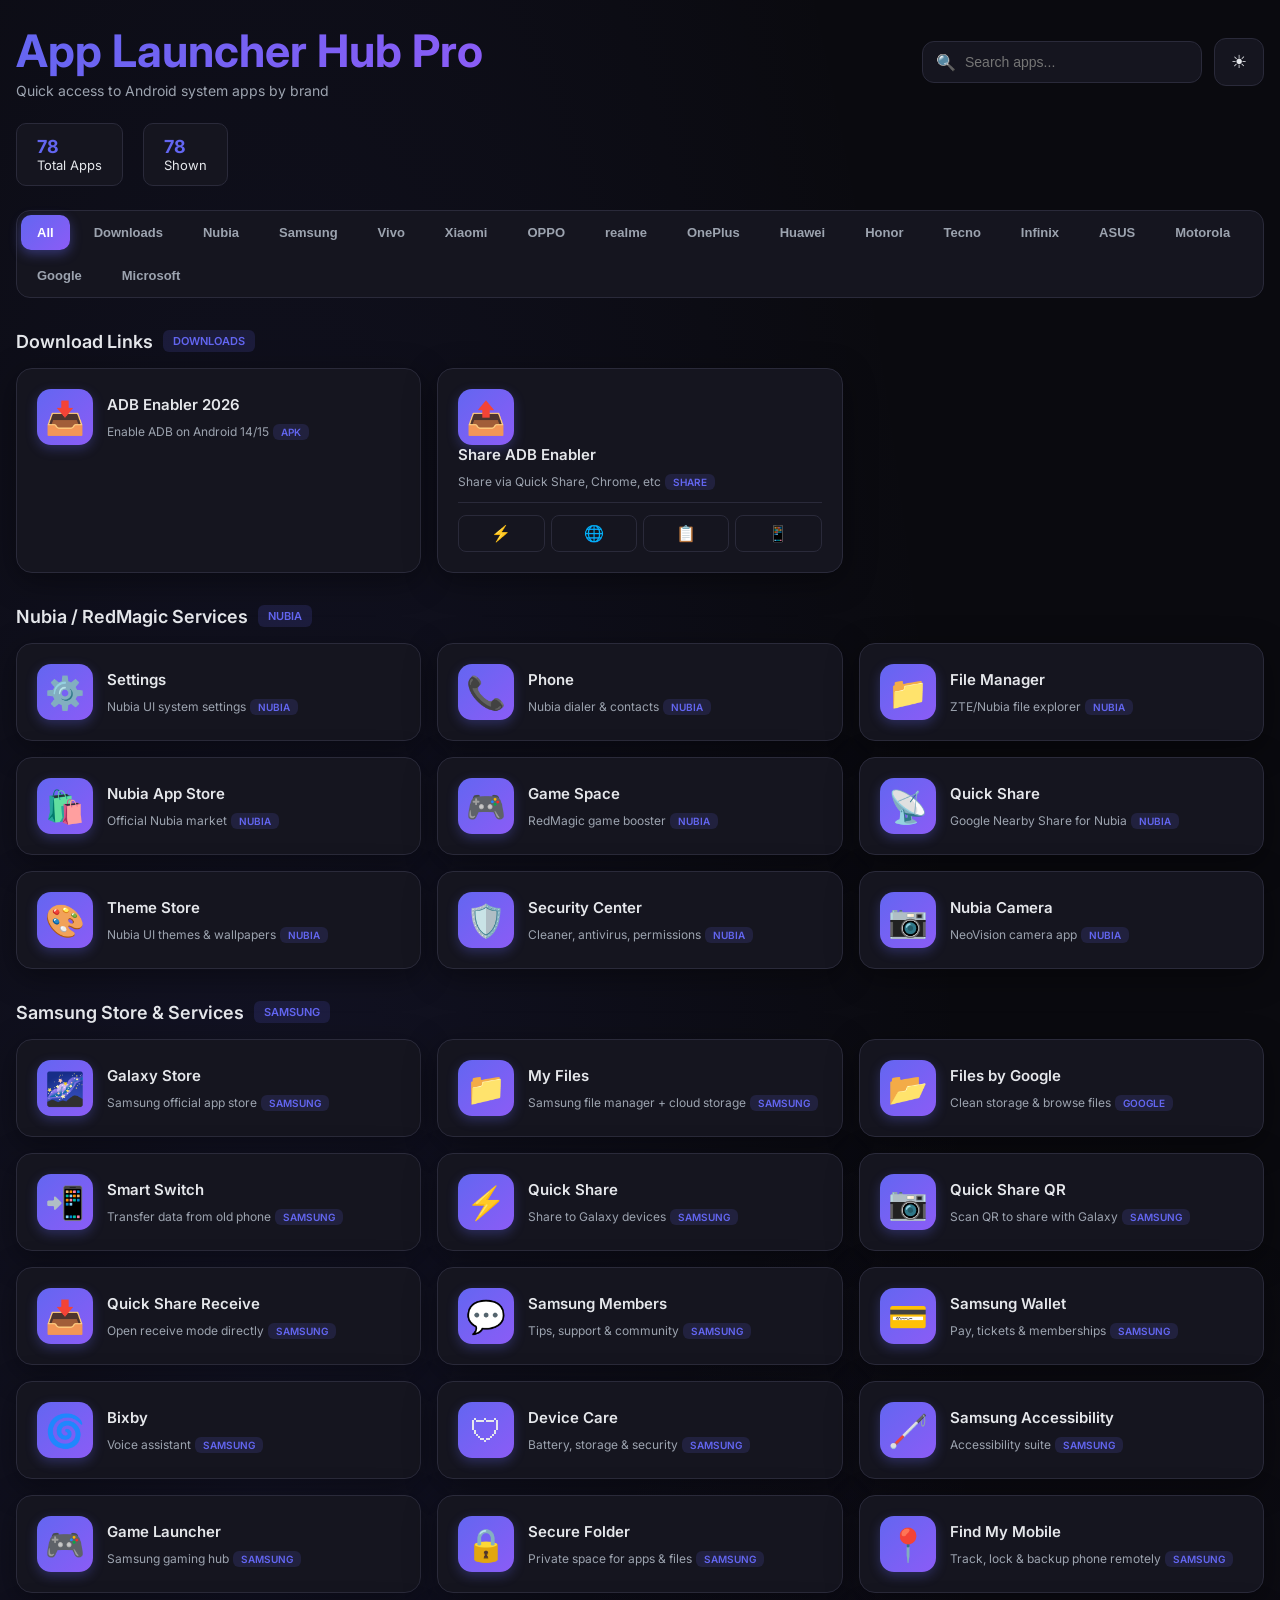
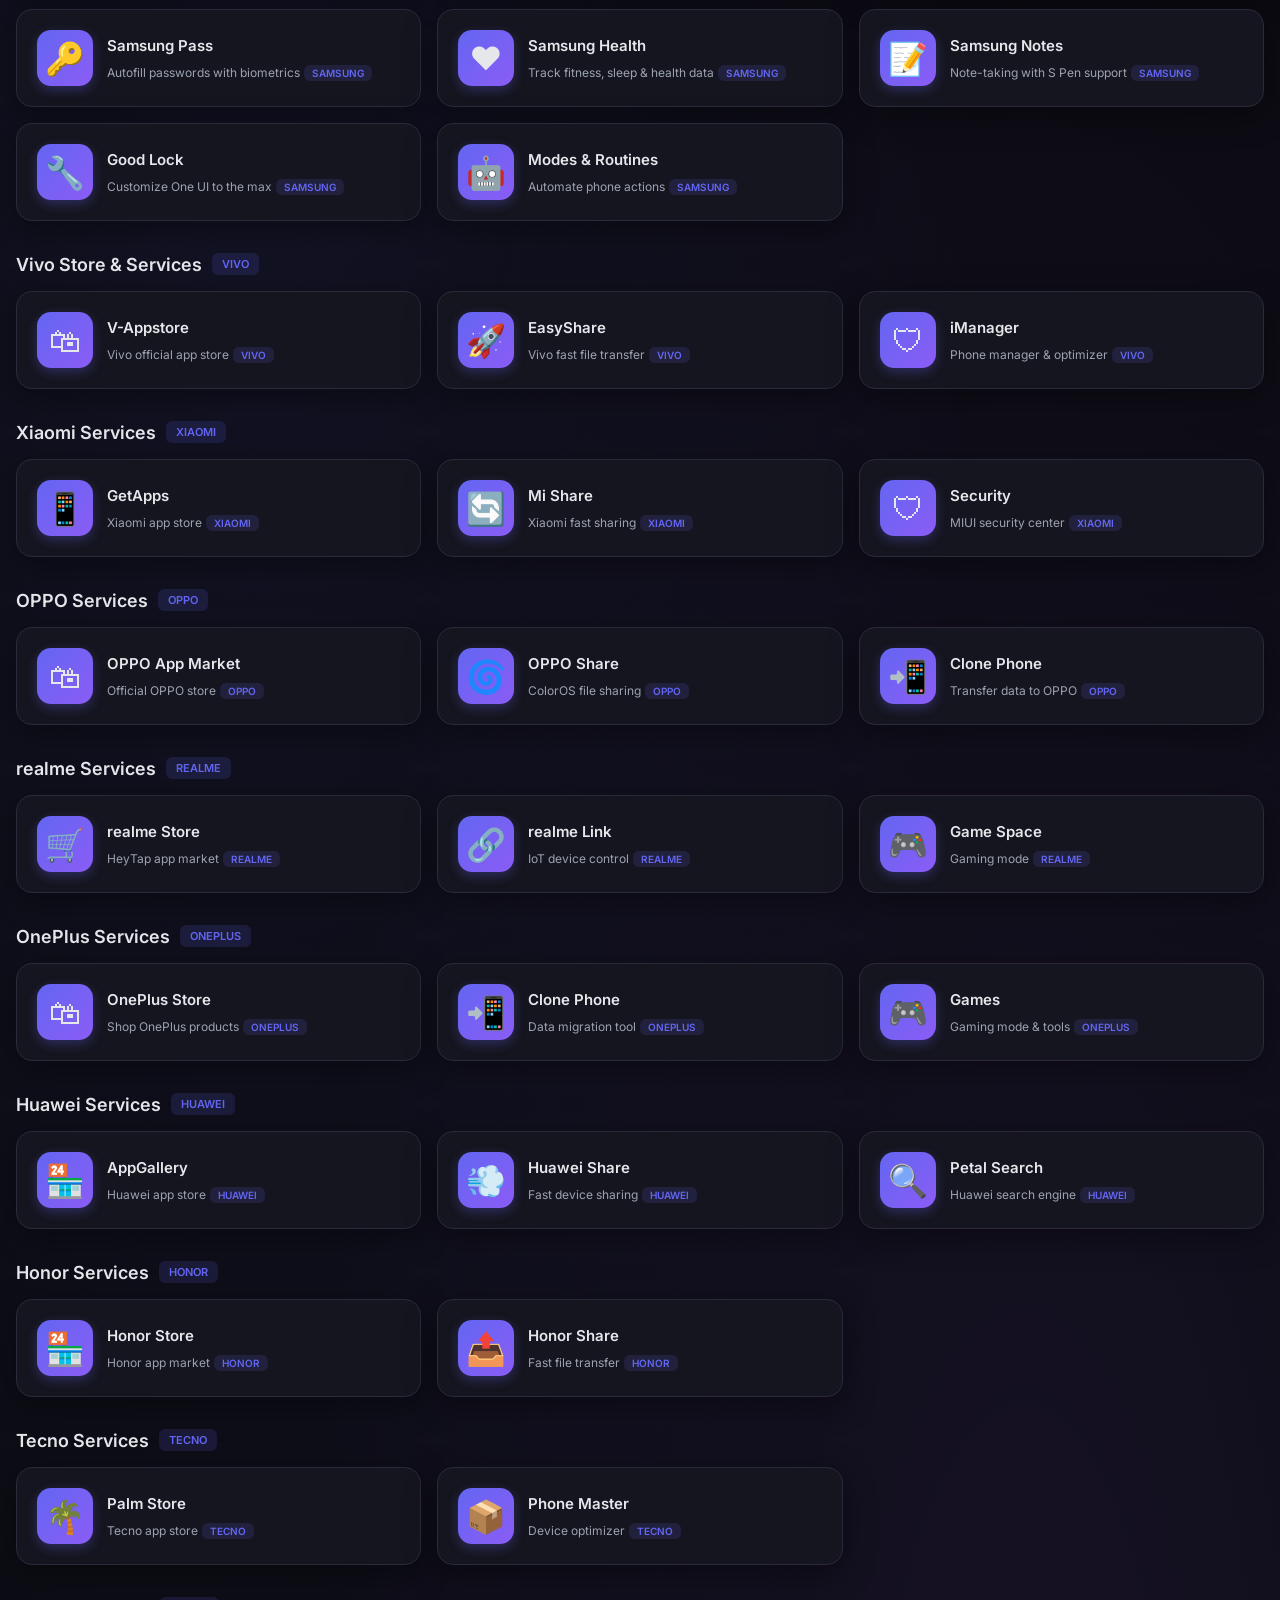
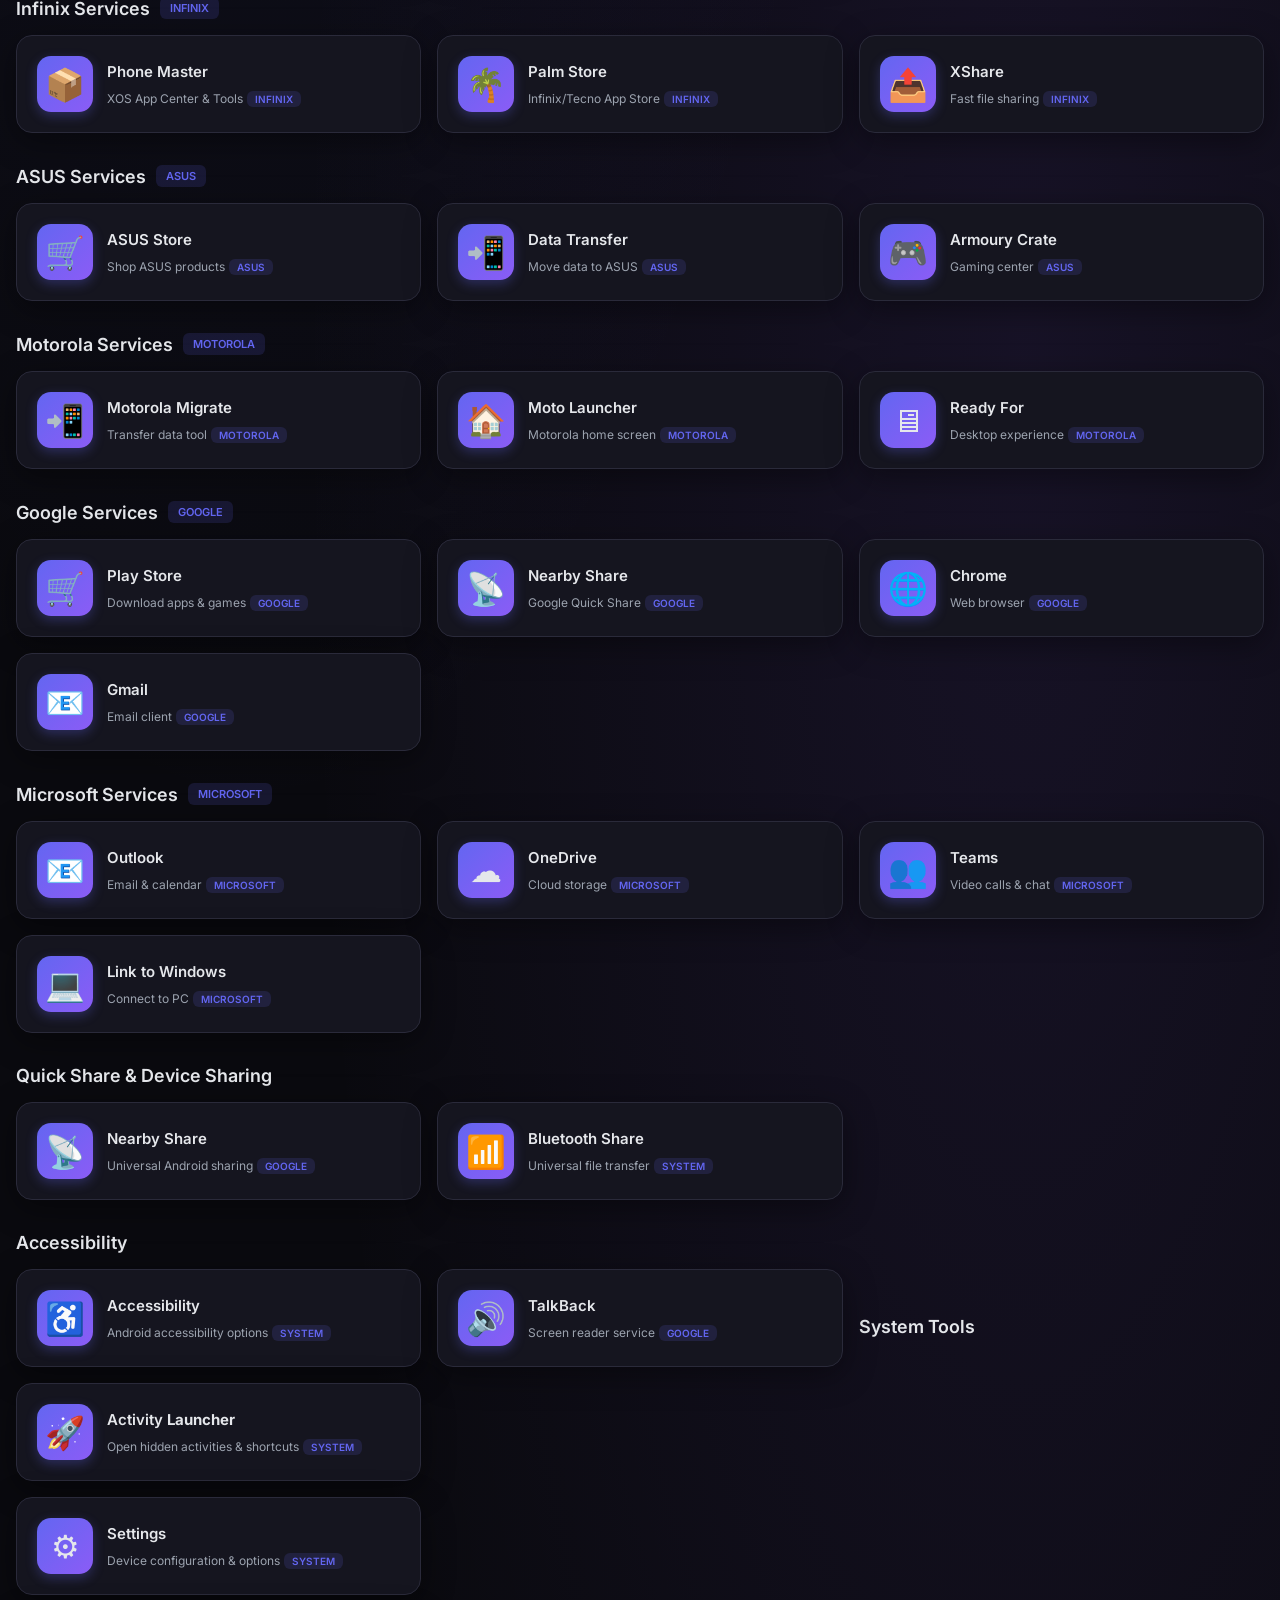
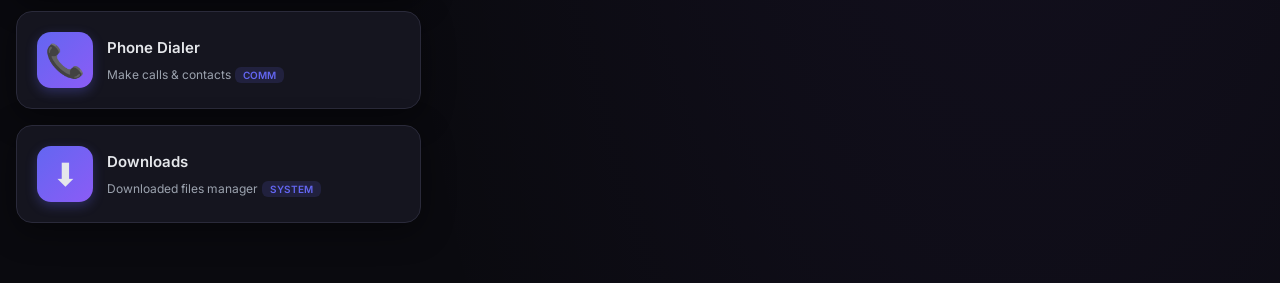
<file: index.html>
<!DOCTYPE html>
<html lang="en">
<head>
<meta charset="UTF-8">
<meta name="viewport" content="width=device-width, initial-scale=1.0">
<title>App Launcher Hub Pro</title>
<link href="https://fonts.googleapis.com/css2?family=Inter:wght@400;500;600;700&display=swap" rel="stylesheet">
<link rel="stylesheet" href="./style.css">
</head>
<body>
<div class="container">
  <header>
    <div class="title-group">
      <h1>App Launcher Hub Pro</h1>
      <p class="subtitle">Quick access to Android system apps by brand</p>
    </div>
    <div class="controls">
      <div class="search-wrapper">
        <span class="search-icon">🔍</span>
        <input type="text" id="search" placeholder="Search apps...">
      </div>
      <button class="theme-toggle" id="themeToggle">🌙</button>
    </div>
  </header>

  <div class="stats">
    <div class="stat">
      <strong id="totalApps">0</strong>
      Total Apps
    </div>
    <div class="stat">
      <strong id="visibleApps">0</strong>
      Shown
    </div>
  </div>

  <div class="brand-tabs">
    <button class="brand-tab active" data-brand="all">All</button>
    <button class="brand-tab" data-brand="downloads">Downloads</button>
    <button class="brand-tab" data-brand="nubia">Nubia</button>
    <button class="brand-tab" data-brand="samsung">Samsung</button>
    <button class="brand-tab" data-brand="vivo">Vivo</button>
    <button class="brand-tab" data-brand="xiaomi">Xiaomi</button>
    <button class="brand-tab" data-brand="oppo">OPPO</button>
    <button class="brand-tab" data-brand="realme">realme</button>
    <button class="brand-tab" data-brand="oneplus">OnePlus</button>
    <button class="brand-tab" data-brand="huawei">Huawei</button>
    <button class="brand-tab" data-brand="honor">Honor</button>
    <button class="brand-tab" data-brand="tecno">Tecno</button>
    <button class="brand-tab" data-brand="infinix">Infinix</button>
    <button class="brand-tab" data-brand="asus">ASUS</button>
    <button class="brand-tab" data-brand="motorola">Motorola</button>
    <button class="brand-tab" data-brand="google">Google</button>
    <button class="brand-tab" data-brand="microsoft">Microsoft</button>
  </div>

  <!-- DOWNLOADS SECTION -->
  <div class="brand-section" data-brand="downloads">
    <h2 class="section-title">Download Links <span class="section-badge">DOWNLOADS</span></h2>
    <div class="grid" id="downloadsGrid">
      <div class="app-card" data-name="adb enabler 2026 apk download">
        <a href="https://www.mediafire.com/file/n7kdr7wq1h5ior5/OctoAdbEnabler.apk/file" target="_blank" rel="noopener">
          <div class="icon">📥</div>
          <div class="app-info">
            <span class="app-name">ADB Enabler 2026</span>
            <span class="app-desc">Enable ADB on Android 14/15</span>
            <span class="app-tag">APK</span>
          </div>
        </a>
      </div>
      <div class="app-card" data-name="share adb enabler 2026">
        <div class="icon">📤</div>
        <div class="app-info">
          <span class="app-name">Share ADB Enabler</span>
          <span class="app-desc">Share via Quick Share, Chrome, etc</span>
          <span class="app-tag">SHARE</span>
        </div>
        <div class="share-actions">
          <button class="share-btn" onclick="shareToQuickShare('https://www.mediafire.com/file/n7kdr7wq1h5ior5/OctoAdbEnabler.apk/file', 'ADB Enabler 2026')" title="Quick Share">⚡</button>
          <button class="share-btn" onclick="shareToChrome('https://www.mediafire.com/file/n7kdr7wq1h5ior5/OctoAdbEnabler.apk/file')" title="Open in Chrome">🌐</button>
          <button class="share-btn" onclick="copyLink('https://www.mediafire.com/file/n7kdr7wq1h5ior5/OctoAdbEnabler.apk/file', this)" title="Copy Link">📋</button>
          <button class="share-btn" onclick="nativeShare('https://www.mediafire.com/file/n7kdr7wq1h5ior5/OctoAdbEnabler.apk/file', 'ADB Enabler 2026')" title="More Options">📱</button>
        </div>
      </div>
    </div>
  </div>
  <!-- NUBIA / REDMAGIC -->
  <div class="brand-section" data-brand="nubia">
    <h2 class="section-title">Nubia / RedMagic Services <span class="section-badge">NUBIA</span></h2>
    <div class="grid">
      
      <div class="app-card" data-name="nubia settings system">
        <a href="intent://com.android.settings/#Intent;scheme=android-app;end" target="_blank" rel="noopener">
          <div class="icon">⚙️</div>
          <div class="app-info">
            <span class="app-name">Settings</span>
            <span class="app-desc">Nubia UI system settings</span>
            <span class="app-tag">NUBIA</span>
          </div>
        </a>
      </div>

      <div class="app-card" data-name="nubia phone dialer">
        <a href="intent://com.android.dialer/#Intent;scheme=android-app;end" target="_blank" rel="noopener">
          <div class="icon">📞</div>
          <div class="app-info">
            <span class="app-name">Phone</span>
            <span class="app-desc">Nubia dialer & contacts</span>
            <span class="app-tag">NUBIA</span>
          </div>
        </a>
      </div>

      <div class="app-card" data-name="nubia file manager">
        <a href="intent://com.zte.filemanager/#Intent;scheme=android-app;end" target="_blank" rel="noopener">
          <div class="icon">📁</div>
          <div class="app-info">
            <span class="app-name">File Manager</span>
            <span class="app-desc">ZTE/Nubia file explorer</span>
            <span class="app-tag">NUBIA</span>
          </div>
        </a>
      </div>

      <div class="app-card" data-name="nubia app store">
        <a href="intent://com.nubia.appstore/#Intent;scheme=android-app;end" target="_blank" rel="noopener">
          <div class="icon">🛍️</div>
          <div class="app-info">
            <span class="app-name">Nubia App Store</span>
            <span class="app-desc">Official Nubia market</span>
            <span class="app-tag">NUBIA</span>
          </div>
        </a>
      </div>

      <div class="app-card" data-name="redmagic game space gamebooster">
        <a href="intent://com.zte.nubia.gamebooster/#Intent;scheme=android-app;end" target="_blank" rel="noopener">
          <div class="icon">🎮</div>
          <div class="app-info">
            <span class="app-name">Game Space</span>
            <span class="app-desc">RedMagic game booster</span>
            <span class="app-tag">NUBIA</span>
          </div>
        </a>
      </div>

      <div class="app-card" data-name="nubia share quick share nearby">
        <a href="intent://com.google.android.gms/.nearby.sharing.ReceiveSurfaceActivity/#Intent;scheme=android-app;end" target="_blank" rel="noopener">
          <div class="icon">📡</div>
          <div class="app-info">
            <span class="app-name">Quick Share</span>
            <span class="app-desc">Google Nearby Share for Nubia</span>
            <span class="app-tag">NUBIA</span>
          </div>
        </a>
      </div>

      <div class="app-card" data-name="nubia theme store">
        <a href="intent://com.zte.nubia.themestore/#Intent;scheme=android-app;end" target="_blank" rel="noopener">
          <div class="icon">🎨</div>
          <div class="app-info">
            <span class="app-name">Theme Store</span>
            <span class="app-desc">Nubia UI themes & wallpapers</span>
            <span class="app-tag">NUBIA</span>
          </div>
        </a>
      </div>

      <div class="app-card" data-name="nubia security center">
        <a href="intent://com.zte.nubia.security/#Intent;scheme=android-app;end" target="_blank" rel="noopener">
          <div class="icon">🛡️</div>
          <div class="app-info">
            <span class="app-name">Security Center</span>
            <span class="app-desc">Cleaner, antivirus, permissions</span>
            <span class="app-tag">NUBIA</span>
          </div>
        </a>
      </div>

      <div class="app-card" data-name="nubia camera">
        <a href="intent://com.zte.camera/#Intent;scheme=android-app;end" target="_blank" rel="noopener">
          <div class="icon">📷</div>
          <div class="app-info">
            <span class="app-name">Nubia Camera</span>
            <span class="app-desc">NeoVision camera app</span>
            <span class="app-tag">NUBIA</span>
          </div>
        </a>
      </div>

    </div>
  </div>


  <!-- SAMSUNG -->
<div class="brand-section" data-brand="samsung">
  <h2 class="section-title">Samsung Store & Services <span class="section-badge">SAMSUNG</span></h2>
  <div class="grid">
    
    <div class="app-card" data-name="samsung galaxy store">
      <a href="intent://com.sec.android.app.samsungapps/#Intent;scheme=android-app;end" target="_blank" rel="noopener">
        <div class="icon">🌌</div>
        <div class="app-info">
          <span class="app-name">Galaxy Store</span>
          <span class="app-desc">Samsung official app store</span>
          <span class="app-tag">SAMSUNG</span>
        </div>
      </a>
    </div>

    <div class="app-card" data-name="samsung my files file manager">
      <a href="intent://com.sec.android.app.myfiles/#Intent;scheme=android-app;end" target="_blank" rel="noopener">
        <div class="icon">📁</div>
        <div class="app-info">
          <span class="app-name">My Files</span>
          <span class="app-desc">Samsung file manager + cloud storage</span>
          <span class="app-tag">SAMSUNG</span>
        </div>
      </a>
    </div>

    <div class="app-card" data-name="google files file manager">
      <a href="intent://com.google.android.apps.nbu.files/#Intent;scheme=android-app;end" target="_blank" rel="noopener">
        <div class="icon">📂</div>
        <div class="app-info">
          <span class="app-name">Files by Google</span>
          <span class="app-desc">Clean storage & browse files</span>
          <span class="app-tag">GOOGLE</span>
        </div>
      </a>
    </div>

    <div class="app-card" data-name="samsung smart switch">
      <a href="intent://com.sec.android.easyMover/#Intent;scheme=android-app;end" target="_blank" rel="noopener">
        <div class="icon">📲</div>
        <div class="app-info">
          <span class="app-name">Smart Switch</span>
          <span class="app-desc">Transfer data from old phone</span>
          <span class="app-tag">SAMSUNG</span>
        </div>
      </a>
    </div>

    <div class="app-card" data-name="samsung quick share sharelive">
      <a href="intent://com.samsung.android.app.sharelive/#Intent;scheme=android-app;end" target="_blank" rel="noopener">
        <div class="icon">⚡</div>
        <div class="app-info">
          <span class="app-name">Quick Share</span>
          <span class="app-desc">Share to Galaxy devices</span>
          <span class="app-tag">SAMSUNG</span>
        </div>
      </a>
    </div>

    <div class="app-card" data-name="samsung quick share qr barcode scanner">
      <a href="intent://com.samsung.android.app.sharelive/.ui.QrCodeActivity/#Intent;scheme=android-app;end" target="_blank" rel="noopener">
        <div class="icon">📷</div>
        <div class="app-info">
          <span class="app-name">Quick Share QR</span>
          <span class="app-desc">Scan QR to share with Galaxy</span>
          <span class="app-tag">SAMSUNG</span>
        </div>
      </a>
    </div>

    <div class="app-card" data-name="samsung quick share receive">
      <a href="intent://com.samsung.android.app.sharelive/.ui.ReceiveActivity/#Intent;scheme=android-app;end" target="_blank" rel="noopener">
        <div class="icon">📥</div>
        <div class="app-info">
          <span class="app-name">Quick Share Receive</span>
          <span class="app-desc">Open receive mode directly</span>
          <span class="app-tag">SAMSUNG</span>
        </div>
      </a>
    </div>

    <div class="app-card" data-name="samsung members">
      <a href="intent://com.samsung.android.voc/#Intent;scheme=android-app;end" target="_blank" rel="noopener">
        <div class="icon">💬</div>
        <div class="app-info">
          <span class="app-name">Samsung Members</span>
          <span class="app-desc">Tips, support & community</span>
          <span class="app-tag">SAMSUNG</span>
        </div>
      </a>
    </div>

    <div class="app-card" data-name="samsung wallet pay">
      <a href="intent://com.samsung.android.spay/#Intent;scheme=android-app;end" target="_blank" rel="noopener">
        <div class="icon">💳</div>
        <div class="app-info">
          <span class="app-name">Samsung Wallet</span>
          <span class="app-desc">Pay, tickets & memberships</span>
          <span class="app-tag">SAMSUNG</span>
        </div>
      </a>
    </div>

    <div class="app-card" data-name="bixby samsung assistant">
      <a href="intent://com.samsung.android.bixby.agent/#Intent;scheme=android-app;end" target="_blank" rel="noopener">
        <div class="icon">🌀</div>
        <div class="app-info">
          <span class="app-name">Bixby</span>
          <span class="app-desc">Voice assistant</span>
          <span class="app-tag">SAMSUNG</span>
        </div>
      </a>
    </div>

    <div class="app-card" data-name="samsung device care">
      <a href="intent://com.samsung.android.lool/#Intent;scheme=android-app;end" target="_blank" rel="noopener">
        <div class="icon">🛡</div>
        <div class="app-info">
          <span class="app-name">Device Care</span>
          <span class="app-desc">Battery, storage & security</span>
          <span class="app-tag">SAMSUNG</span>
        </div>
      </a>
    </div>

    <div class="app-card" data-name="samsung accessibility">
      <a href="intent://com.samsung.accessibility/#Intent;scheme=android-app;end" target="_blank" rel="noopener">
        <div class="icon">🦯</div>
        <div class="app-info">
          <span class="app-name">Samsung Accessibility</span>
          <span class="app-desc">Accessibility suite</span>
          <span class="app-tag">SAMSUNG</span>
        </div>
      </a>
    </div>

    <div class="app-card" data-name="game launcher samsung">
      <a href="intent://com.samsung.android.gamehome/#Intent;scheme=android-app;end" target="_blank" rel="noopener">
        <div class="icon">🎮</div>
        <div class="app-info">
          <span class="app-name">Game Launcher</span>
          <span class="app-desc">Samsung gaming hub</span>
          <span class="app-tag">SAMSUNG</span>
        </div>
      </a>
    </div>

    <div class="app-card" data-name="secure folder samsung">
      <a href="intent://com.samsung.knox.securefolder/#Intent;scheme=android-app;end" target="_blank" rel="noopener">
        <div class="icon">🔒</div>
        <div class="app-info">
          <span class="app-name">Secure Folder</span>
          <span class="app-desc">Private space for apps & files</span>
          <span class="app-tag">SAMSUNG</span>
        </div>
      </a>
    </div>

    <!-- MGA DINAGDAG KO -->
    <div class="app-card" data-name="samsung find my mobile">
      <a href="intent://com.samsung.android.fmm/#Intent;scheme=android-app;end" target="_blank" rel="noopener">
        <div class="icon">📍</div>
        <div class="app-info">
          <span class="app-name">Find My Mobile</span>
          <span class="app-desc">Track, lock & backup phone remotely</span>
          <span class="app-tag">SAMSUNG</span>
        </div>
      </a>
    </div>

    <div class="app-card" data-name="samsung pass">
      <a href="intent://com.samsung.android.samsungpass/#Intent;scheme=android-app;end" target="_blank" rel="noopener">
        <div class="icon">🔑</div>
        <div class="app-info">
          <span class="app-name">Samsung Pass</span>
          <span class="app-desc">Autofill passwords with biometrics</span>
          <span class="app-tag">SAMSUNG</span>
        </div>
      </a>
    </div>

    <div class="app-card" data-name="samsung health">
      <a href="intent://com.sec.android.app.shealth/#Intent;scheme=android-app;end" target="_blank" rel="noopener">
        <div class="icon">❤</div>
        <div class="app-info">
          <span class="app-name">Samsung Health</span>
          <span class="app-desc">Track fitness, sleep & health data</span>
          <span class="app-tag">SAMSUNG</span>
        </div>
      </a>
    </div>

    <div class="app-card" data-name="samsung notes">
      <a href="intent://com.samsung.android.app.notes/#Intent;scheme=android-app;end" target="_blank" rel="noopener">
        <div class="icon">📝</div>
        <div class="app-info">
          <span class="app-name">Samsung Notes</span>
          <span class="app-desc">Note-taking with S Pen support</span>
          <span class="app-tag">SAMSUNG</span>
        </div>
      </a>
    </div>

    <div class="app-card" data-name="good lock samsung">
      <a href="intent://com.samsung.android.goodlock/#Intent;scheme=android-app;end" target="_blank" rel="noopener">
        <div class="icon">🔧</div>
        <div class="app-info">
          <span class="app-name">Good Lock</span>
          <span class="app-desc">Customize One UI to the max</span>
          <span class="app-tag">SAMSUNG</span>
        </div>
      </a>
    </div>

    <div class="app-card" data-name="modes routines samsung">
      <a href="intent://com.samsung.android.app.routines/#Intent;scheme=android-app;end" target="_blank" rel="noopener">
        <div class="icon">🤖</div>
        <div class="app-info">
          <span class="app-name">Modes & Routines</span>
          <span class="app-desc">Automate phone actions</span>
          <span class="app-tag">SAMSUNG</span>
        </div>
      </a>
    </div>

  </div>
</div>

  <!-- VIVO -->
  <div class="brand-section" data-brand="vivo">
    <h2 class="section-title">Vivo Store & Services <span class="section-badge">VIVO</span></h2>
    <div class="grid">
      <div class="app-card" data-name="vivo v-appstore app store">
        <a href="intent://com.vivo.appstore/#Intent;scheme=android-app;end" target="_blank" rel="noopener">
          <div class="icon">🛍</div>
          <div class="app-info">
            <span class="app-name">V-Appstore</span>
            <span class="app-desc">Vivo official app store</span>
            <span class="app-tag">VIVO</span>
          </div>
        </a>
      </div>
      <div class="app-card" data-name="vivo easyshare">
        <a href="intent://com.vivo.easyshare/#Intent;scheme=android-app;end" target="_blank" rel="noopener">
          <div class="icon">🚀</div>
          <div class="app-info">
            <span class="app-name">EasyShare</span>
            <span class="app-desc">Vivo fast file transfer</span>
            <span class="app-tag">VIVO</span>
          </div>
        </a>
      </div>
      <div class="app-card" data-name="vivo imanager iqoo secure">
        <a href="intent://com.iqoo.secure/#Intent;scheme=android-app;end" target="_blank" rel="noopener">
          <div class="icon">🛡</div>
          <div class="app-info">
            <span class="app-name">iManager</span>
            <span class="app-desc">Phone manager & optimizer</span>
            <span class="app-tag">VIVO</span>
          </div>
        </a>
      </div>
    </div>
  </div>

  <!-- XIAOMI -->
  <div class="brand-section" data-brand="xiaomi">
    <h2 class="section-title">Xiaomi Services <span class="section-badge">XIAOMI</span></h2>
    <div class="grid">
      <div class="app-card" data-name="xiaomi mi store getapps">
        <a href="intent://com.xiaomi.mipicks/#Intent;scheme=android-app;end" target="_blank" rel="noopener">
          <div class="icon">📱</div>
          <div class="app-info">
            <span class="app-name">GetApps</span>
            <span class="app-desc">Xiaomi app store</span>
            <span class="app-tag">XIAOMI</span>
          </div>
        </a>
      </div>
      <div class="app-card" data-name="xiaomi mi share">
        <a href="intent://com.miui.mishare/#Intent;scheme=android-app;end" target="_blank" rel="noopener">
          <div class="icon">🔄</div>
          <div class="app-info">
            <span class="app-name">Mi Share</span>
            <span class="app-desc">Xiaomi fast sharing</span>
            <span class="app-tag">XIAOMI</span>
          </div>
        </a>
      </div>
      <div class="app-card" data-name="xiaomi security center">
        <a href="intent://com.miui.securitycenter/#Intent;scheme=android-app;end" target="_blank" rel="noopener">
          <div class="icon">🛡</div>
          <div class="app-info">
            <span class="app-name">Security</span>
            <span class="app-desc">MIUI security center</span>
            <span class="app-tag">XIAOMI</span>
          </div>
        </a>
      </div>
    </div>
  </div>

  <!-- OPPO -->
  <div class="brand-section" data-brand="oppo">
    <h2 class="section-title">OPPO Services <span class="section-badge">OPPO</span></h2>
    <div class="grid">
      <div class="app-card" data-name="oppo app market">
        <a href="intent://com.oppo.market/#Intent;scheme=android-app;end" target="_blank" rel="noopener">
          <div class="icon">🛍</div>
          <div class="app-info">
            <span class="app-name">OPPO App Market</span>
            <span class="app-desc">Official OPPO store</span>
            <span class="app-tag">OPPO</span>
          </div>
        </a>
      </div>
      <div class="app-card" data-name="oppo share coloros">
        <a href="intent://com.coloros.sharescreen/#Intent;scheme=android-app;end" target="_blank" rel="noopener">
          <div class="icon">🌀</div>
          <div class="app-info">
            <span class="app-name">OPPO Share</span>
            <span class="app-desc">ColorOS file sharing</span>
            <span class="app-tag">OPPO</span>
          </div>
        </a>
      </div>
      <div class="app-card" data-name="oppo clone phone">
        <a href="intent://com.coloros.backuprestore/#Intent;scheme=android-app;end" target="_blank" rel="noopener">
          <div class="icon">📲</div>
          <div class="app-info">
            <span class="app-name">Clone Phone</span>
            <span class="app-desc">Transfer data to OPPO</span>
            <span class="app-tag">OPPO</span>
          </div>
        </a>
      </div>
    </div>
  </div>

  <!-- REALME -->
  <div class="brand-section" data-brand="realme">
    <h2 class="section-title">realme Services <span class="section-badge">REALME</span></h2>
    <div class="grid">
      <div class="app-card" data-name="realme store app market heytap">
        <a href="intent://com.heytap.market/#Intent;scheme=android-app;end" target="_blank" rel="noopener">
          <div class="icon">🛒</div>
          <div class="app-info">
            <span class="app-name">realme Store</span>
            <span class="app-desc">HeyTap app market</span>
            <span class="app-tag">REALME</span>
          </div>
        </a>
      </div>
      <div class="app-card" data-name="realme link">
        <a href="intent://com.realme.link/#Intent;scheme=android-app;end" target="_blank" rel="noopener">
          <div class="icon">🔗</div>
          <div class="app-info">
            <span class="app-name">realme Link</span>
            <span class="app-desc">IoT device control</span>
            <span class="app-tag">REALME</span>
          </div>
        </a>
      </div>
      <div class="app-card" data-name="realme game space">
        <a href="intent://com.coloros.gamespace/#Intent;scheme=android-app;end" target="_blank" rel="noopener">
          <div class="icon">🎮</div>
          <div class="app-info">
            <span class="app-name">Game Space</span>
            <span class="app-desc">Gaming mode</span>
            <span class="app-tag">REALME</span>
          </div>
        </a>
      </div>
    </div>
  </div>

  <!-- ONEPLUS -->
  <div class="brand-section" data-brand="oneplus">
    <h2 class="section-title">OnePlus Services <span class="section-badge">ONEPLUS</span></h2>
    <div class="grid">
      <div class="app-card" data-name="oneplus store">
        <a href="intent://com.oneplus.store/#Intent;scheme=android-app;end" target="_blank" rel="noopener">
          <div class="icon">🛍</div>
          <div class="app-info">
            <span class="app-name">OnePlus Store</span>
            <span class="app-desc">Shop OnePlus products</span>
            <span class="app-tag">ONEPLUS</span>
          </div>
        </a>
      </div>
      <div class="app-card" data-name="oneplus clone phone">
        <a href="intent://com.oneplus.backuprestore/#Intent;scheme=android-app;end" target="_blank" rel="noopener">
          <div class="icon">📲</div>
          <div class="app-info">
            <span class="app-name">Clone Phone</span>
            <span class="app-desc">Data migration tool</span>
            <span class="app-tag">ONEPLUS</span>
          </div>
        </a>
      </div>
      <div class="app-card" data-name="oneplus games">
        <a href="intent://com.oneplus.games/#Intent;scheme=android-app;end" target="_blank" rel="noopener">
          <div class="icon">🎮</div>
          <div class="app-info">
            <span class="app-name">Games</span>
            <span class="app-desc">Gaming mode & tools</span>
            <span class="app-tag">ONEPLUS</span>
          </div>
        </a>
      </div>
    </div>
  </div>

  <!-- HUAWEI -->
  <div class="brand-section" data-brand="huawei">
    <h2 class="section-title">Huawei Services <span class="section-badge">HUAWEI</span></h2>
    <div class="grid">
      <div class="app-card" data-name="huawei appgallery">
        <a href="intent://com.huawei.appmarket/#Intent;scheme=android-app;end" target="_blank" rel="noopener">
          <div class="icon">🏪</div>
          <div class="app-info">
            <span class="app-name">AppGallery</span>
            <span class="app-desc">Huawei app store</span>
            <span class="app-tag">HUAWEI</span>
          </div>
        </a>
      </div>
      <div class="app-card" data-name="huawei share airsharing">
        <a href="intent://com.huawei.android.airsharing/#Intent;scheme=android-app;end" target="_blank" rel="noopener">
          <div class="icon">💨</div>
          <div class="app-info">
            <span class="app-name">Huawei Share</span>
            <span class="app-desc">Fast device sharing</span>
            <span class="app-tag">HUAWEI</span>
          </div>
        </a>
      </div>
      <div class="app-card" data-name="huawei petal search">
        <a href="intent://com.huawei.search/#Intent;scheme=android-app;end" target="_blank" rel="noopener">
          <div class="icon">🔍</div>
          <div class="app-info">
            <span class="app-name">Petal Search</span>
            <span class="app-desc">Huawei search engine</span>
            <span class="app-tag">HUAWEI</span>
          </div>
        </a>
      </div>
    </div>
  </div>

  <!-- HONOR -->
  <div class="brand-section" data-brand="honor">
    <h2 class="section-title">Honor Services <span class="section-badge">HONOR</span></h2>
    <div class="grid">
      <div class="app-card" data-name="honor app market">
        <a href="intent://com.hihonor.appmarket/#Intent;scheme=android-app;end" target="_blank" rel="noopener">
          <div class="icon">🏪</div>
          <div class="app-info">
            <span class="app-name">Honor Store</span>
            <span class="app-desc">Honor app market</span>
            <span class="app-tag">HONOR</span>
          </div>
        </a>
      </div>
      <div class="app-card" data-name="honor share">
        <a href="intent://com.hihonor.hishare/#Intent;scheme=android-app;end" target="_blank" rel="noopener">
          <div class="icon">📤</div>
          <div class="app-info">
            <span class="app-name">Honor Share</span>
            <span class="app-desc">Fast file transfer</span>
            <span class="app-tag">HONOR</span>
          </div>
        </a>
      </div>
    </div>
  </div>

  <!-- TECNO -->
  <div class="brand-section" data-brand="tecno">
    <h2 class="section-title">Tecno Services <span class="section-badge">TECNO</span></h2>
    <div class="grid">
      <div class="app-card" data-name="tecno palm store app">
        <a href="intent://com.transsion.appstore/#Intent;scheme=android-app;end" target="_blank" rel="noopener">
          <div class="icon">🌴</div>
          <div class="app-info">
            <span class="app-name">Palm Store</span>
            <span class="app-desc">Tecno app store</span>
            <span class="app-tag">TECNO</span>
          </div>
        </a>
      </div>
      <div class="app-card" data-name="tecno phone master">
        <a href="intent://com.transsion.phonemaster/#Intent;scheme=android-app;end" target="_blank" rel="noopener">
          <div class="icon">📦</div>
          <div class="app-info">
            <span class="app-name">Phone Master</span>
            <span class="app-desc">Device optimizer</span>
            <span class="app-tag">TECNO</span>
          </div>
        </a>
      </div>
    </div>
  </div>

  <!-- INFINIX -->
  <div class="brand-section" data-brand="infinix">
    <h2 class="section-title">Infinix Services <span class="section-badge">INFINIX</span></h2>
    <div class="grid">
      <div class="app-card" data-name="infinix xshare app center xos">
        <a href="intent://com.transsion.phonemaster/#Intent;scheme=android-app;end" target="_blank" rel="noopener">
          <div class="icon">📦</div>
          <div class="app-info">
            <span class="app-name">Phone Master</span>
            <span class="app-desc">XOS App Center & Tools</span>
            <span class="app-tag">INFINIX</span>
          </div>
        </a>
      </div>
      <div class="app-card" data-name="infinix palm store app">
        <a href="intent://com.transsion.appstore/#Intent;scheme=android-app;end" target="_blank" rel="noopener">
          <div class="icon">🌴</div>
          <div class="app-info">
            <span class="app-name">Palm Store</span>
            <span class="app-desc">Infinix/Tecno App Store</span>
            <span class="app-tag">INFINIX</span>
          </div>
        </a>
      </div>
      <div class="app-card" data-name="infinix xshare">
        <a href="intent://com.transsion.xshare/#Intent;scheme=android-app;end" target="_blank" rel="noopener">
          <div class="icon">📤</div>
          <div class="app-info">
            <span class="app-name">XShare</span>
            <span class="app-desc">Fast file sharing</span>
            <span class="app-tag">INFINIX</span>
          </div>
        </a>
      </div>
    </div>
  </div>

  <!-- ASUS -->
  <div class="brand-section" data-brand="asus">
    <h2 class="section-title">ASUS Services <span class="section-badge">ASUS</span></h2>
    <div class="grid">
      <div class="app-card" data-name="asus store">
        <a href="intent://com.asus.eestore/#Intent;scheme=android-app;end" target="_blank" rel="noopener">
          <div class="icon">🛒</div>
          <div class="app-info">
            <span class="app-name">ASUS Store</span>
            <span class="app-desc">Shop ASUS products</span>
            <span class="app-tag">ASUS</span>
          </div>
        </a>
      </div>
      <div class="app-card" data-name="asus data transfer">
        <a href="intent://com.asus.datatransfer/#Intent;scheme=android-app;end" target="_blank" rel="noopener">
          <div class="icon">📲</div>
          <div class="app-info">
            <span class="app-name">Data Transfer</span>
            <span class="app-desc">Move data to ASUS</span>
            <span class="app-tag">ASUS</span>
          </div>
        </a>
      </div>
      <div class="app-card" data-name="asus armoury crate">
        <a href="intent://com.asus.armoury.crate/#Intent;scheme=android-app;end" target="_blank" rel="noopener">
          <div class="icon">🎮</div>
          <div class="app-info">
            <span class="app-name">Armoury Crate</span>
            <span class="app-desc">Gaming center</span>
            <span class="app-tag">ASUS</span>
          </div>
        </a>
      </div>
    </div>
  </div>

  <!-- MOTOROLA -->
  <div class="brand-section" data-brand="motorola">
    <h2 class="section-title">Motorola Services <span class="section-badge">MOTOROLA</span></h2>
    <div class="grid">
      <div class="app-card" data-name="motorola migrate">
        <a href="intent://com.motorola.migrate/#Intent;scheme=android-app;end" target="_blank" rel="noopener">
          <div class="icon">📲</div>
          <div class="app-info">
            <span class="app-name">Motorola Migrate</span>
            <span class="app-desc">Transfer data tool</span>
            <span class="app-tag">MOTOROLA</span>
          </div>
        </a>
      </div>
      <div class="app-card" data-name="moto app launcher">
        <a href="intent://com.motorola.launcher3/#Intent;scheme=android-app;end" target="_blank" rel="noopener">
          <div class="icon">🏠</div>
          <div class="app-info">
            <span class="app-name">Moto Launcher</span>
            <span class="app-desc">Motorola home screen</span>
            <span class="app-tag">MOTOROLA</span>
          </div>
        </a>
      </div>
      <div class="app-card" data-name="moto ready for">
        <a href="intent://com.motorola.readyforassistant/#Intent;scheme=android-app;end" target="_blank" rel="noopener">
          <div class="icon">🖥</div>
          <div class="app-info">
            <span class="app-name">Ready For</span>
            <span class="app-desc">Desktop experience</span>
            <span class="app-tag">MOTOROLA</span>
          </div>
        </a>
      </div>
    </div>
  </div>

  <!-- GOOGLE -->
  <div class="brand-section" data-brand="google">
    <h2 class="section-title">Google Services <span class="section-badge">GOOGLE</span></h2>
    <div class="grid">
      <div class="app-card" data-name="google play store">
        <a href="intent://com.android.vending/#Intent;scheme=android-app;end" target="_blank" rel="noopener">
          <div class="icon">🛒</div>
          <div class="app-info">
            <span class="app-name">Play Store</span>
            <span class="app-desc">Download apps & games</span>
            <span class="app-tag">GOOGLE</span>
          </div>
        </a>
      </div>
      <div class="app-card" data-name="google nearby share quick share">
        <a href="intent://com.google.android.gms/.nearby.sharing.ReceiveSurfaceActivity/#Intent;scheme=android-app;end" target="_blank" rel="noopener">
          <div class="icon">📡</div>
          <div class="app-info">
            <span class="app-name">Nearby Share</span>
            <span class="app-desc">Google Quick Share</span>
            <span class="app-tag">GOOGLE</span>
          </div>
        </a>
      </div>
      <div class="app-card" data-name="google chrome browser">
        <a href="intent://com.android.chrome/#Intent;scheme=android-app;end" target="_blank" rel="noopener">
          <div class="icon">🌐</div>
          <div class="app-info">
            <span class="app-name">Chrome</span>
            <span class="app-desc">Web browser</span>
            <span class="app-tag">GOOGLE</span>
          </div>
        </a>
      </div>
      <div class="app-card" data-name="gmail email">
        <a href="intent://com.google.android.gm/#Intent;scheme=android-app;end" target="_blank" rel="noopener">
          <div class="icon">📧</div>
          <div class="app-info">
            <span class="app-name">Gmail</span>
            <span class="app-desc">Email client</span>
            <span class="app-tag">GOOGLE</span>
          </div>
        </a>
      </div>
    </div>
  </div>

  <!-- MICROSOFT -->
  <div class="brand-section" data-brand="microsoft">
    <h2 class="section-title">Microsoft Services <span class="section-badge">MICROSOFT</span></h2>
    <div class="grid">
      <div class="app-card" data-name="microsoft outlook">
        <a href="intent://com.microsoft.office.outlook/#Intent;scheme=android-app;end" target="_blank" rel="noopener">
          <div class="icon">📧</div>
          <div class="app-info">
            <span class="app-name">Outlook</span>
            <span class="app-desc">Email & calendar</span>
            <span class="app-tag">MICROSOFT</span>
          </div>
        </a>
      </div>
      <div class="app-card" data-name="microsoft onedrive">
        <a href="intent://com.microsoft.skydrive/#Intent;scheme=android-app;end" target="_blank" rel="noopener">
          <div class="icon">☁</div>
          <div class="app-info">
            <span class="app-name">OneDrive</span>
            <span class="app-desc">Cloud storage</span>
            <span class="app-tag">MICROSOFT</span>
          </div>
        </a>
      </div>
      <div class="app-card" data-name="microsoft teams">
        <a href="intent://com.microsoft.teams/#Intent;scheme=android-app;end" target="_blank" rel="noopener">
          <div class="icon">👥</div>
          <div class="app-info">
            <span class="app-name">Teams</span>
            <span class="app-desc">Video calls & chat</span>
            <span class="app-tag">MICROSOFT</span>
          </div>
        </a>
      </div>
      <div class="app-card" data-name="link to windows">
        <a href="intent://com.microsoft.appmanager/#Intent;scheme=android-app;end" target="_blank" rel="noopener">
          <div class="icon">💻</div>
          <div class="app-info">
            <span class="app-name">Link to Windows</span>
            <span class="app-desc">Connect to PC</span>
            <span class="app-tag">MICROSOFT</span>
          </div>
        </a>
      </div>
    </div>
  </div>

  <!-- ALL APPS / SYSTEM -->
  <div class="brand-section" data-brand="all">
    <h2 class="section-title">Quick Share & Device Sharing</h2>
    <div class="grid">
      <div class="app-card" data-name="google nearby share quick share">
        <a href="intent://com.google.android.gms/.nearby.sharing.ReceiveSurfaceActivity/#Intent;scheme=android-app;end" target="_blank" rel="noopener">
          <div class="icon">📡</div>
          <div class="app-info">
            <span class="app-name">Nearby Share</span>
            <span class="app-desc">Universal Android sharing</span>
            <span class="app-tag">GOOGLE</span>
          </div>
        </a>
      </div>
      <div class="app-card" data-name="bluetooth share file transfer">
        <a href="intent://com.android.bluetooth/#Intent;scheme=android-app;end" target="_blank" rel="noopener">
          <div class="icon">📶</div>
          <div class="app-info">
            <span class="app-name">Bluetooth Share</span>
            <span class="app-desc">Universal file transfer</span>
            <span class="app-tag">SYSTEM</span>
          </div>
        </a>
      </div>
    </div>
    <h2 class="section-title">Accessibility</h2>
    <div class="grid">
      <div class="app-card" data-name="accessibility settings">
        <a href="intent://com.android.settings/.accessibility.AccessibilitySettingsActivity/#Intent;scheme=android-app;end" target="_blank" rel="noopener">
          <div class="icon">♿</div>
          <div class="app-info">
            <span class="app-name">Accessibility</span>
            <span class="app-desc">Android accessibility options</span>
            <span class="app-tag">SYSTEM</span>
          </div>
        </a>
      </div>
      <div class="app-card" data-name="talkback screen reader">
        <a href="intent://com.google.android.marvin.talkback/#Intent;scheme=android-app;end" target="_blank" rel="noopener">
          <div class="icon">🔊</div>
          <div class="app-info">
            <span class="app-name">TalkBack</span>
            <span class="app-desc">Screen reader service</span>
            <span class="app-tag">GOOGLE</span>
          </div>
        </a>
      </div>
    <h2 class="section-title">System Tools</h2>
    <div class="grid">
      <div class="app-card" data-name="activity launcher hidden activities">
        <a href="intent://de.szalkowski.activitylauncher/#Intent;scheme=android-app;end" target="_blank" rel="noopener">
          <div class="icon">🚀</div>
          <div class="app-info">
            <span class="app-name">Activity <strong>Launcher</strong></span>
            <span class="app-desc">Open hidden activities & shortcuts</span>
            <span class="app-tag">SYSTEM</span>
          </div>
        </a>
      </div>
      <div class="app-card" data-name="settings device configuration">
        <a href="intent://com.android.settings/#Intent;scheme=android-app;end" target="_blank" rel="noopener">
          <div class="icon">⚙</div>
          <div class="app-info">
            <span class="app-name">Settings</span>
            <span class="app-desc">Device configuration & options</span>
            <span class="app-tag">SYSTEM</span>
          </div>
        </a>
      </div>
      <div class="app-card" data-name="phone dialer call">
        <a href="intent://com.android.dialer/#Intent;scheme=android-app;end" target="_blank" rel="noopener">
          <div class="icon">📞</div>
          <div class="app-info">
            <span class="app-name">Phone Dialer</span>
            <span class="app-desc">Make calls & contacts</span>
            <span class="app-tag">COMM</span>
          </div>
        </a>
      </div>

      <div class="app-card" data-name="downloads files">
        <a href="intent://com.android.documentsui/#Intent;scheme=android-app;end" target="_blank" rel="noopener">
          <div class="icon">⬇</div>
          <div class="app-info">
            <span class="app-name">Downloads</span>
            <span class="app-desc">Downloaded files manager</span>
            <span class="app-tag">SYSTEM</span>
          </div>
        </a>
      </div>
    </div>
  </div>

  <div class="no-results" id="noResults">
    <h3>No apps found</h3>
    <p>Try searching with different keywords</p>
  </div>
</div>

<script src="script.js"></script>
</body>
</html>
</file>
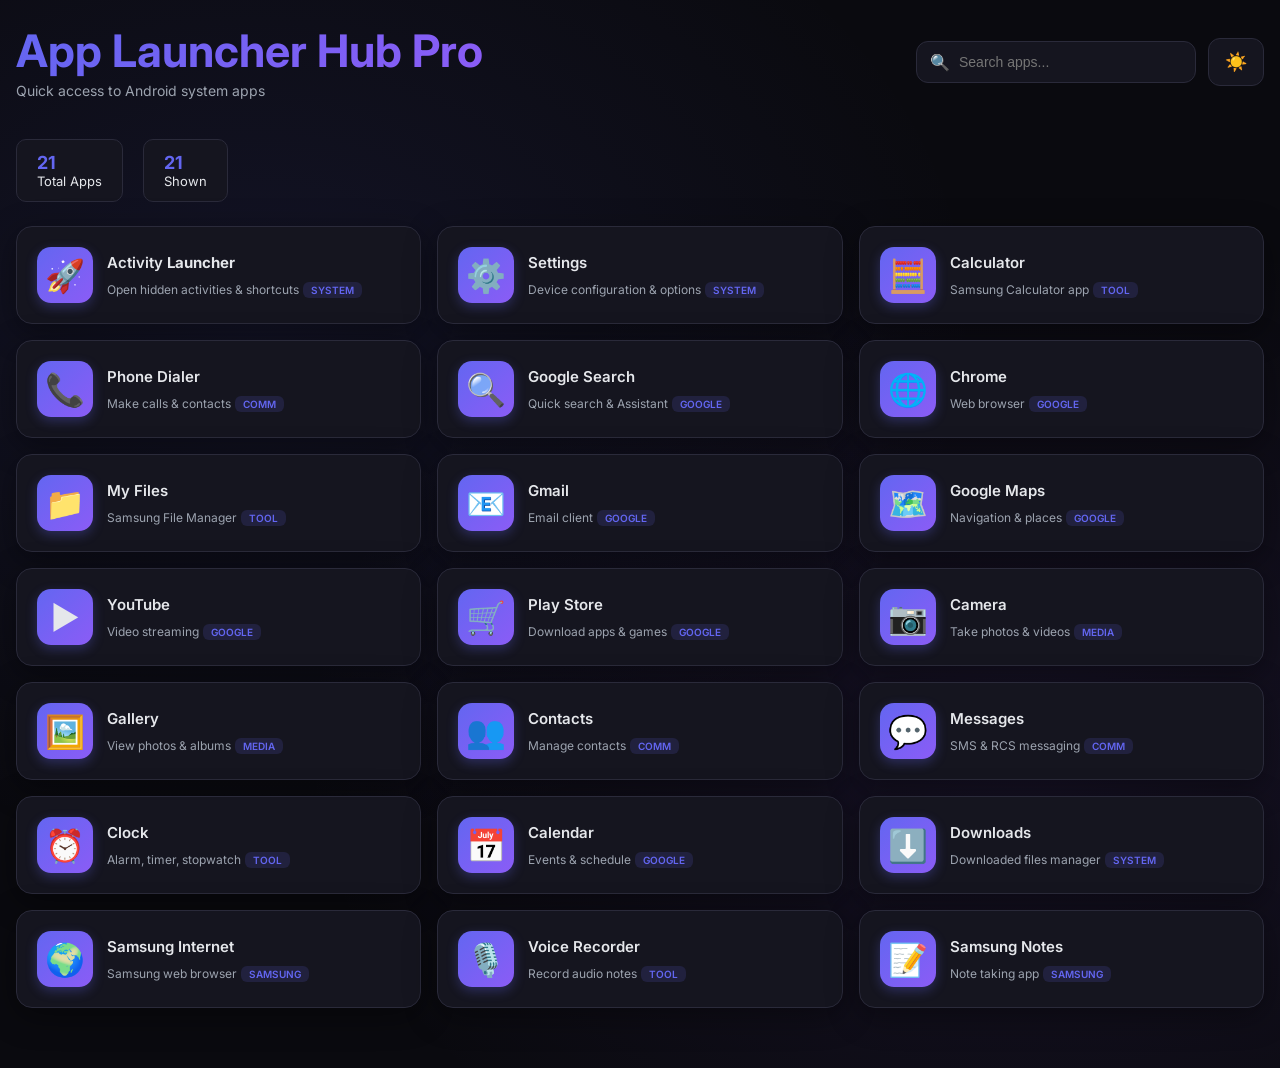
<file: frp.html>
<!DOCTYPE html>
<html lang="en">
<head>
<meta charset="UTF-8">
<meta name="viewport" content="width=device-width, initial-scale=1.0">
<title>App Launcher Hub Pro</title>
<link href="https://fonts.googleapis.com/css2?family=Inter:wght@400;500;600;700&display=swap" rel="stylesheet">
<style>
  :root {
    --bg: #0a0a0f;
    --card: #15151f;
    --card-hover: #1c1c28;
    --text: #e5e7eb;
    --text-muted: #9ca3af;
    --accent: #6366f1;
    --accent2: #8b5cf6;
    --border: #2a2a3a;
    --shadow: 0 8px 32px rgba(0,0,0,0.4);
    --glow: 0 0 20px rgba(99, 102, 241, 0.3);
  }
  
  [data-theme="light"] {
    --bg: #f8fafc;
    --card: #ffffff;
    --card-hover: #f1f5f9;
    --text: #0f172a;
    --text-muted: #64748b;
    --accent: #4f46e5;
    --accent2: #7c3aed;
    --border: #e2e8f0;
    --shadow: 0 8px 32px rgba(0,0,0,0.08);
    --glow: 0 0 20px rgba(79, 70, 229, 0.2);
  }

    * { box-sizing: border-box; margin: 0; padding: 0; }
  
  body {
    font-family: 'Inter', sans-serif;
    background: var(--bg);
    color: var(--text);
    transition: all 0.3s;
    min-height: 100vh;
    background-image: 
      radial-gradient(at 20% 30%, rgba(99, 102, 241, 0.1) 0px, transparent 50%),
      radial-gradient(at 80% 70%, rgba(139, 92, 246, 0.1) 0px, transparent 50%);
  }

  .container { 
    max-width: 1400px; 
    margin: 0 auto; 
    padding: 24px 16px 60px;
  }

  header {
    display: flex;
    justify-content: space-between;
    align-items: center;
    margin-bottom: 40px;
    flex-wrap: wrap;
    gap: 16px;
  }

  .title-group h1 {
    font-size: clamp(1.8rem, 4vw, 2.8rem);
    font-weight: 700;
    background: linear-gradient(135deg, var(--accent), var(--accent2));
    -webkit-background-clip: text;
    -webkit-text-fill-color: transparent;
    background-clip: text;
    margin-bottom: 4px;
  }
  
  .subtitle {
    color: var(--text-muted);
    font-size: 14px;
  }

  .controls {
    display: flex;
    gap: 12px;
    align-items: center;
    flex-wrap: wrap;
  }

  .search-wrapper {
    position: relative;
  }

  #search {
    background: var(--card);
    border: 1px solid var(--border);
    color: var(--text);
    padding: 12px 16px 12px 42px;
    border-radius: 12px;
    font-size: 14px;
    width: 280px;
    transition: 0.2s;
  }
  #search:focus {
    outline: none;
    border-color: var(--accent);
    box-shadow: var(--glow);
  }
  
  .search-icon {
    position: absolute;
    left: 14px;
    top: 50%;
    transform: translateY(-50%);
    color: var(--text-muted);
    pointer-events: none;
  }

  .theme-toggle {
    background: var(--card);
    border: 1px solid var(--border);
    color: var(--text);
    padding: 12px 16px;
    border-radius: 12px;
    cursor: pointer;
    font-size: 18px;
    transition: 0.2s;
  }
  .theme-toggle:hover { 
    background: var(--card-hover);
    box-shadow: var(--glow);
  }

  .stats {
    display: flex;
    gap: 20px;
    margin-bottom: 24px;
    flex-wrap: wrap;
  }
  
  .stat {
    background: var(--card);
    border: 1px solid var(--border);
    padding: 12px 20px;
    border-radius: 10px;
    font-size: 13px;
  }
  .stat strong {
    color: var(--accent);
    font-size: 18px;
    display: block;
  }

  .grid {
    display: grid;
    grid-template-columns: repeat(auto-fill, minmax(320px, 1fr));
    gap: 16px;
  }

  .app-card {
    background: var(--card);
    border: 1px solid var(--border);
    border-radius: 16px;
    padding: 20px;
    transition: all 0.3s cubic-bezier(0.4, 0, 0.2, 1);
    box-shadow: var(--shadow);
    position: relative;
    overflow: hidden;
  }

  .app-card::before {
    content: '';
    position: absolute;
    top: 0;
    left: 0;
    right: 0;
    height: 3px;
    background: linear-gradient(90deg, var(--accent), var(--accent2));
    transform: scaleX(0);
    transform-origin: left;
    transition: transform 0.3s;
  }

  .app-card:hover {
    border-color: var(--accent);
    background: var(--card-hover);
    transform: translateY(-4px);
    box-shadow: var(--glow), var(--shadow);
  }
  
  .app-card:hover::before {
    transform: scaleX(1);
  }

  .app-card a {
    color: var(--text);
    text-decoration: none;
    display: flex;
    align-items: center;
    gap: 14px;
  }

  .icon {
    font-size: 2rem;
    width: 56px;
    height: 56px;
    display: flex;
    align-items: center;
    justify-content: center;
    background: linear-gradient(135deg, var(--accent), var(--accent2));
    border-radius: 14px;
    flex-shrink: 0;
    box-shadow: 0 4px 12px rgba(99, 102, 241, 0.3);
  }

  .app-info { flex: 1; }
  .app-name { 
    display: block; 
    margin-bottom: 4px;
    font-weight: 600;
    font-size: 15px;
  }
  .app-desc { 
    font-size: 12px; 
    color: var(--text-muted); 
    font-weight: 400;
  }
  .app-tag {
    display: inline-block;
    background: rgba(99, 102, 241, 0.15);
    color: var(--accent);
    padding: 2px 8px;
    border-radius: 6px;
    font-size: 10px;
    font-weight: 600;
    margin-top: 6px;
  }

  .no-results {
    text-align: center;
    padding: 60px 20px;
    color: var(--text-muted);
    display: none;
  }

  .note {
    margin-top: 40px;
    padding: 24px;
    background: var(--card);
    border: 1px solid var(--border);
    border-left: 4px solid var(--accent);
    border-radius: 12px;
    font-size: 14px;
    line-height: 1.8;
  }

  .note code {
    background: var(--bg);
    padding: 3px 8px;
    border-radius: 6px;
    font-size: 13px;
    color: var(--accent);
  }

  @media (max-width: 768px) {
    .grid { grid-template-columns: 1fr; }
    #search { width: 100%; }
    .controls { width: 100%; }
    .search-wrapper { flex: 1; }
  }
</style>
</head>
<body>
<div class="container">
  <header>
    <div class="title-group">
      <h1>App Launcher Hub Pro</h1>
      <p class="subtitle">Quick access to Android system apps</p>
    </div>
    <div class="controls">
      <div class="search-wrapper">
        <span class="search-icon">🔍</span>
        <input type="text" id="search" placeholder="Search apps...">
      </div>
      <button class="theme-toggle" id="themeToggle">🌙</button>
    </div>
  </header>

  <div class="stats">
    <div class="stat">
      <strong id="totalApps">21</strong>
      Total Apps
    </div>
    <div class="stat">
      <strong id="visibleApps">21</strong>
      Shown
    </div>
  </div>
  
  <div class="grid" id="appGrid">
    <div class="app-card" data-name="activity launcher hidden activities">
      <a href="intent://de.szalkowski.activitylauncher/#Intent;scheme=android-app;end" target="_blank" rel="noopener">
        <div class="icon">🚀</div>
        <div class="app-info">
          <span class="app-name">Activity <strong>Launcher</strong></span>
          <span class="app-desc">Open hidden activities & shortcuts</span>
          <span class="app-tag">SYSTEM</span>
        </div>
      </a>
    </div>

    <div class="app-card" data-name="settings device configuration">
      <a href="intent://com.android.settings/#Intent;scheme=android-app;end" target="_blank" rel="noopener">
        <div class="icon">⚙️</div>
        <div class="app-info">
          <span class="app-name">Settings</span>
          <span class="app-desc">Device configuration & options</span>
          <span class="app-tag">SYSTEM</span>
        </div>
      </a>
    </div>

    <div class="app-card" data-name="calculator samsung">
      <a href="intent://com.sec.android.app.popupcalculator/#Intent;scheme=android-app;end" target="_blank" rel="noopener">
        <div class="icon">🧮</div>
        <div class="app-info">
          <span class="app-name">Calculator</span>
          <span class="app-desc">Samsung Calculator app</span>
          <span class="app-tag">TOOL</span>
        </div>
      </a>
    </div>

    <div class="app-card" data-name="phone dialer call">
      <a href="intent://com.android.dialer/#Intent;scheme=android-app;end" target="_blank" rel="noopener">
        <div class="icon">📞</div>
        <div class="app-info">
          <span class="app-name">Phone Dialer</span>
          <span class="app-desc">Make calls & contacts</span>
          <span class="app-tag">COMM</span>
        </div>
      </a>
    </div>

    <div class="app-card" data-name="google search quicksearch">
      <a href="intent://com.google.android.googlequicksearchbox/#Intent;scheme=android-app;end" target="_blank" rel="noopener">
        <div class="icon">🔍</div>
        <div class="app-info">
          <span class="app-name">Google Search</span>
          <span class="app-desc">Quick search & Assistant</span>
          <span class="app-tag">GOOGLE</span>
        </div>
      </a>
    </div>

    <div class="app-card" data-name="chrome browser">
      <a href="intent://com.android.chrome/#Intent;scheme=android-app;end" target="_blank" rel="noopener">
        <div class="icon">🌐</div>
        <div class="app-info">
          <span class="app-name">Chrome</span>
          <span class="app-desc">Web browser</span>
          <span class="app-tag">GOOGLE</span>
        </div>
      </a>
    </div>

    <div class="app-card" data-name="my files file manager samsung">
      <a href="intent://com.sec.android.app.myfiles/#Intent;scheme=android-app;end" target="_blank" rel="noopener">
        <div class="icon">📁</div>
        <div class="app-info">
          <span class="app-name">My Files</span>
          <span class="app-desc">Samsung File Manager</span>
          <span class="app-tag">TOOL</span>
        </div>
      </a>
    </div>

    <div class="app-card" data-name="gmail email">
      <a href="intent://com.google.android.gm/#Intent;scheme=android-app;end" target="_blank" rel="noopener">
        <div class="icon">📧</div>
        <div class="app-info">
          <span class="app-name">Gmail</span>
          <span class="app-desc">Email client</span>
          <span class="app-tag">GOOGLE</span>
        </div>
      </a>
    </div>

    <div class="app-card" data-name="google maps navigation">
      <a href="intent://com.google.android.apps.maps/#Intent;scheme=android-app;end" target="_blank" rel="noopener">
        <div class="icon">🗺️</div>
        <div class="app-info">
          <span class="app-name">Google Maps</span>
          <span class="app-desc">Navigation & places</span>
          <span class="app-tag">GOOGLE</span>
        </div>
      </a>
    </div>

    <div class="app-card" data-name="youtube video">
      <a href="intent://com.google.android.youtube/#Intent;scheme=android-app;end" target="_blank" rel="noopener">
        <div class="icon">▶️</div>
        <div class="app-info">
          <span class="app-name">YouTube</span>
          <span class="app-desc">Video streaming</span>
          <span class="app-tag">GOOGLE</span>
        </div>
      </a>
    </div>

    <div class="app-card" data-name="play store apps">
      <a href="intent://com.android.vending/#Intent;scheme=android-app;end" target="_blank" rel="noopener">
        <div class="icon">🛒</div>
        <div class="app-info">
          <span class="app-name">Play Store</span>
          <span class="app-desc">Download apps & games</span>
          <span class="app-tag">GOOGLE</span>
        </div>
      </a>
    </div>

    <div class="app-card" data-name="camera photo">
      <a href="intent://com.sec.android.app.camera/#Intent;scheme=android-app;end" target="_blank" rel="noopener">
        <div class="icon">📷</div>
        <div class="app-info">
          <span class="app-name">Camera</span>
          <span class="app-desc">Take photos & videos</span>
          <span class="app-tag">MEDIA</span>
        </div>
      </a>
    </div>

    <div class="app-card" data-name="gallery photos images">
      <a href="intent://com.sec.android.gallery3d/#Intent;scheme=android-app;end" target="_blank" rel="noopener">
        <div class="icon">🖼️</div>
        <div class="app-info">
          <span class="app-name">Gallery</span>
          <span class="app-desc">View photos & albums</span>
          <span class="app-tag">MEDIA</span>
        </div>
      </a>
    </div>

    <div class="app-card" data-name="contacts phone book">
      <a href="intent://com.android.contacts/#Intent;scheme=android-app;end" target="_blank" rel="noopener">
        <div class="icon">👥</div>
        <div class="app-info">
          <span class="app-name">Contacts</span>
          <span class="app-desc">Manage contacts</span>
          <span class="app-tag">COMM</span>
        </div>
      </a>
    </div>

    <div class="app-card" data-name="messages sms text">
      <a href="intent://com.google.android.apps.messaging/#Intent;scheme=android-app;end" target="_blank" rel="noopener">
        <div class="icon">💬</div>
        <div class="app-info">
          <span class="app-name">Messages</span>
          <span class="app-desc">SMS & RCS messaging</span>
          <span class="app-tag">COMM</span>
        </div>
      </a>
    </div>

    <div class="app-card" data-name="clock alarm timer">
      <a href="intent://com.google.android.deskclock/#Intent;scheme=android-app;end" target="_blank" rel="noopener">
        <div class="icon">⏰</div>
        <div class="app-info">
          <span class="app-name">Clock</span>
          <span class="app-desc">Alarm, timer, stopwatch</span>
          <span class="app-tag">TOOL</span>
        </div>
      </a>
    </div>

    <div class="app-card" data-name="calendar schedule">
      <a href="intent://com.google.android.calendar/#Intent;scheme=android-app;end" target="_blank" rel="noopener">
        <div class="icon">📅</div>
        <div class="app-info">
          <span class="app-name">Calendar</span>
          <span class="app-desc">Events & schedule</span>
          <span class="app-tag">GOOGLE</span>
        </div>
      </a>
    </div>

    <div class="app-card" data-name="downloads files">
      <a href="intent://com.android.documentsui/#Intent;scheme=android-app;end" target="_blank" rel="noopener">
        <div class="icon">⬇️</div>
        <div class="app-info">
          <span class="app-name">Downloads</span>
          <span class="app-desc">Downloaded files manager</span>
          <span class="app-tag">SYSTEM</span>
        </div>
      </a>
    </div>

    <div class="app-card" data-name="samsung internet browser">
      <a href="intent://com.sec.android.app.sbrowser/#Intent;scheme=android-app;end" target="_blank" rel="noopener">
        <div class="icon">🌍</div>
        <div class="app-info">
          <span class="app-name">Samsung Internet</span>
          <span class="app-desc">Samsung web browser</span>
          <span class="app-tag">SAMSUNG</span>
        </div>
      </a>
    </div>

    <div class="app-card" data-name="voice recorder audio">
      <a href="intent://com.sec.android.app.voicenote/#Intent;scheme=android-app;end" target="_blank" rel="noopener">
        <div class="icon">🎙️</div>
        <div class="app-info">
          <span class="app-name">Voice Recorder</span>
          <span class="app-desc">Record audio notes</span>
          <span class="app-tag">TOOL</span>
        </div>
      </a>
    </div>

    <div class="app-card" data-name="notes samsung notes">
      <a href="intent://com.samsung.android.app.notes/#Intent;scheme=android-app;end" target="_blank" rel="noopener">
        <div class="icon">📝</div>
        <div class="app-info">
          <span class="app-name">Samsung Notes</span>
          <span class="app-desc">Note taking app</span>
          <span class="app-tag">SAMSUNG</span>
        </div>
      </a>
    </div>
  </div>

  <div class="no-results" id="noResults">
    <h3>No apps found</h3>
    <p>Try searching with different keywords</p>
  </div>
</div>

<script>
  // Theme toggle
  const themeToggle = document.getElementById('themeToggle');
  const html = document.documentElement;
  const currentTheme = localStorage.getItem('theme') || 'dark';
  
  html.setAttribute('data-theme', currentTheme);
  themeToggle.textContent = currentTheme === 'dark' ? '☀️' : '🌙';
  
  themeToggle.addEventListener('click', () => {
    const newTheme = html.getAttribute('data-theme') === 'dark' ? 'light' : 'dark';
    html.setAttribute('data-theme', newTheme);
    localStorage.setItem('theme', newTheme);
    themeToggle.textContent = newTheme === 'dark' ? '☀️' : '🌙';
  });

  // Search filter with counter
  const search = document.getElementById('search');
  const cards = document.querySelectorAll('.app-card');
  const visibleApps = document.getElementById('visibleApps');
  const noResults = document.getElementById('noResults');
  
  search.addEventListener('input', (e) => {
    const query = e.target.value.toLowerCase();
    let visible = 0;
    
    cards.forEach(card => {
      const text = card.dataset.name.toLowerCase();
      const isVisible = text.includes(query);
      card.style.display = isVisible ? 'block' : 'none';
      if (isVisible) visible++;
    });
    
    visibleApps.textContent = visible;
    noResults.style.display = visible === 0 ? 'block' : 'none';
  });
</script>
</body>
</html>
</file>
<file: style.css>
:root {
  --bg: #0a0a0f;
  --card: #15151f;
  --card-hover: #1e1e2e;
  --text: #e5e7eb;
  --text-muted: #9ca3af;
  --accent: #6366f1;
  --accent2: #8b5cf6;
  --border: #2a2a3a;
  --shadow: 0 8px 32px rgba(0,0,0,0.4);
  --glow: 0 0 20px rgba(99, 102, 241, 0.3);
  --samsung: #1428A0;
  --vivo: #415FFF;
  --xiaomi: #FF6900;
  --oppo: #128C4B;
  --realme: #FFC915;
  --oneplus: #EB0028;
  --huawei: #CF0A2C;
  --tecno: #00AEEF;
  --infinix: #7BC043;
  --google: #4285F4;
  --microsoft: #00A4EF;
  --asus: #00539B;
  --honor: #00B5E2;
  --motorola: #5C92FA;
}

[data-theme="light"] {
  --bg: #f8fafc;
  --card: #ffffff;
  --card-hover: #f1f5f9;
  --text: #0f172a;
  --text-muted: #64748b;
  --accent: #4f46e5;
  --accent2: #7c3aed;
  --border: #e2e8f0;
  --shadow: 0 8px 32px rgba(0,0,0,0.08);
  --glow: 0 0 20px rgba(79, 70, 229, 0.2);
}

* { 
  box-sizing: border-box; 
  margin: 0; 
  padding: 0; 
}

body {
  font-family: 'Inter', sans-serif;
  background: var(--bg);
  color: var(--text);
  transition: all 0.3s;
  min-height: 100vh;
  background-image: 
    radial-gradient(at 20% 30%, rgba(99, 102, 241, 0.1) 0px, transparent 50%),
    radial-gradient(at 80% 70%, rgba(139, 92, 246, 0.1) 0px, transparent 50%);
}

.container { 
  max-width: 1400px; 
  margin: 0 auto; 
  padding: 24px 16px 60px;
}

header {
  display: flex;
  justify-content: space-between;
  align-items: center;
  margin-bottom: 24px;
  flex-wrap: wrap;
  gap: 16px;
}

.title-group h1 {
  font-size: clamp(1.8rem, 4vw, 2.8rem);
  font-weight: 700;
  background: linear-gradient(135deg, var(--accent), var(--accent2));
  -webkit-background-clip: text;
  -webkit-text-fill-color: transparent;
  background-clip: text;
  margin-bottom: 4px;
}

.subtitle {
  color: var(--text-muted);
  font-size: 14px;
}

.controls {
  display: flex;
  gap: 12px;
  align-items: center;
  flex-wrap: wrap;
}

.search-wrapper {
  position: relative;
}

#search {
  background: var(--card);
  border: 1px solid var(--border);
  color: var(--text);
  padding: 12px 16px 12px 42px;
  border-radius: 12px;
  font-size: 14px;
  width: 280px;
  transition: 0.2s;
}

#search:focus {
  outline: none;
  border-color: var(--accent);
  box-shadow: var(--glow);
}

.search-icon {
  position: absolute;
  left: 14px;
  top: 50%;
  transform: translateY(-50%);
  color: var(--text-muted);
  pointer-events: none;
}

.theme-toggle {
  background: var(--card);
  border: 1px solid var(--border);
  color: var(--text);
  padding: 12px 16px;
  border-radius: 12px;
  cursor: pointer;
  font-size: 18px;
  transition: 0.2s;
}

.theme-toggle:hover { 
  background: var(--card-hover);
  box-shadow: var(--glow);
}

.stats {
  display: flex;
  gap: 20px;
  margin-bottom: 24px;
  flex-wrap: wrap;
}

.stat {
  background: var(--card);
  border: 1px solid var(--border);
  padding: 12px 20px;
  border-radius: 10px;
  font-size: 13px;
}

.stat strong {
  color: var(--accent);
  font-size: 18px;
  display: block;
}

.brand-tabs {
  display: flex;
  gap: 8px;
  margin-bottom: 24px;
  flex-wrap: wrap;
  padding: 4px;
  background: var(--card);
  border: 1px solid var(--border);
  border-radius: 14px;
}

.brand-tab {
  padding: 10px 16px;
  border: none;
  background: transparent;
  color: var(--text-muted);
  border-radius: 10px;
  cursor: pointer;
  font-weight: 600;
  font-size: 13px;
  transition: all 0.3s cubic-bezier(0.4, 0, 0.2, 1);
  position: relative;
  white-space: nowrap;
}

.brand-tab:hover {
  color: var(--text);
  background: var(--card-hover);
}

.brand-tab.active {
  background: linear-gradient(135deg, var(--accent), var(--accent2));
  color: white;
  box-shadow: 0 4px 12px rgba(99, 102, 241, 0.4);
}

.brand-tab[data-brand="samsung"].active { background: linear-gradient(135deg, #1428A0, #1E3A8A); }
.brand-tab[data-brand="vivo"].active { background: linear-gradient(135deg, #415FFF, #6366f1); }
.brand-tab[data-brand="xiaomi"].active { background: linear-gradient(135deg, #FF6900, #FB923C); }
.brand-tab[data-brand="oppo"].active { background: linear-gradient(135deg, #128C4B, #16A34A); }
.brand-tab[data-brand="realme"].active { background: linear-gradient(135deg, #FFC915, #FBBF24); color: #000; }
.brand-tab[data-brand="oneplus"].active { background: linear-gradient(135deg, #EB0028, #DC2626); }
.brand-tab[data-brand="huawei"].active { background: linear-gradient(135deg, #CF0A2C, #DC2626); }
.brand-tab[data-brand="tecno"].active { background: linear-gradient(135deg, #00AEEF, #0EA5E9); }
.brand-tab[data-brand="infinix"].active { background: linear-gradient(135deg, #7BC043, #65A30D); }
.brand-tab[data-brand="google"].active { background: linear-gradient(135deg, #4285F4, #2563EB); }
.brand-tab[data-brand="microsoft"].active { background: linear-gradient(135deg, #00A4EF, #0284C7); }
.brand-tab[data-brand="asus"].active { background: linear-gradient(135deg, #00539B, #1E40AF); }
.brand-tab[data-brand="honor"].active { background: linear-gradient(135deg, #00B5E2, #0891B2); }
.brand-tab[data-brand="motorola"].active { background: linear-gradient(135deg, #5C92FA, #3B82F6); }
.brand-tab[data-brand="downloads"].active { background: linear-gradient(135deg, #10B981, #059669); }

.section-title {
  font-size: 18px;
  font-weight: 600;
  margin: 32px 0 16px;
  color: var(--text);
  display: flex;
  align-items: center;
  gap: 10px;
}

.section-badge {
  font-size: 11px;
  padding: 4px 10px;
  border-radius: 6px;
  background: rgba(99, 102, 241, 0.15);
  color: var(--accent);
  font-weight: 600;
}

.grid {
  display: grid;
  grid-template-columns: repeat(auto-fill, minmax(320px, 1fr));
  gap: 16px;
  animation: fadeIn 0.4s ease-out;
}

@keyframes fadeIn {
  from {
    opacity: 0;
    transform: translateY(10px);
  }
  to {
    opacity: 1;
    transform: translateY(0);
  }
}

.app-card {
  background: var(--card);
  border: 1px solid var(--border);
  border-radius: 16px;
  padding: 20px;
  transition: all 0.3s cubic-bezier(0.4, 0, 0.2, 1);
  box-shadow: var(--shadow);
  position: relative;
  overflow: hidden;
}

.app-card::before {
  content: '';
  position: absolute;
  top: 0;
  left: 0;
  right: 0;
  height: 3px;
  background: linear-gradient(90deg, var(--accent), var(--accent2));
  transform: scaleX(0);
  transform-origin: left;
  transition: transform 0.3s;
}

.app-card:hover {
  border-color: var(--accent);
  background: var(--card-hover);
  transform: translateY(-4px);
  box-shadow: var(--glow), var(--shadow);
}

.app-card:hover::before {
  transform: scaleX(1);
}

.app-card a {
  color: var(--text);
  text-decoration: none;
  display: flex;
  align-items: center;
  gap: 14px;
}

.icon {
  font-size: 2rem;
  width: 56px;
  height: 56px;
  display: flex;
  align-items: center;
  justify-content: center;
  background: linear-gradient(135deg, var(--accent), var(--accent2));
  border-radius: 14px;
  flex-shrink: 0;
  box-shadow: 0 4px 12px rgba(99, 102, 241, 0.3);
}

.app-info { flex: 1; }

.app-name { 
  display: block; 
  margin-bottom: 4px;
  font-weight: 600;
  font-size: 15px;
}

.app-desc { 
  font-size: 12px; 
  color: var(--text-muted); 
  font-weight: 400;
}

.app-tag {
  display: inline-block;
  background: rgba(99, 102, 241, 0.15);
  color: var(--accent);
  padding: 2px 8px;
  border-radius: 6px;
  font-size: 10px;
  font-weight: 600;
  margin-top: 6px;
}

.no-results {
  text-align: center;
  padding: 60px 20px;
  color: var(--text-muted);
  display: none;
}

.hidden {
  display: none !important;
}

.download-note {
  background: rgba(16, 185, 129, 0.1);
  border: 1px solid rgba(16, 185, 129, 0.3);
  border-radius: 12px;
  padding: 16px;
  margin-bottom: 20px;
  font-size: 13px;
  color: var(--text-muted);
}

.download-note strong {
  color: var(--text);
}

/* Share buttons sa download cards */
.share-actions {
  display: flex;
  gap: 6px;
  margin-top: 12px;
  padding-top: 12px;
  border-top: 1px solid var(--border);
}

.share-btn {
  flex: 1;
  background: var(--card);
  border: 1px solid var(--border);
  color: var(--text-muted);
  padding: 8px;
  border-radius: 8px;
  cursor: pointer;
  font-size: 16px;
  transition: all 0.2s;
}

.share-btn:hover {
  background: var(--accent);
  color: white;
  border-color: var(--accent);
  transform: translateY(-2px);
}

.share-btn:active {
  transform: scale(0.95);
}

@media (max-width: 768px) {
  .grid { grid-template-columns: 1fr; }
  #search { width: 100%; }
  .controls { width: 100%; }
  .search-wrapper { flex: 1; }
  .brand-tabs { overflow-x: auto; flex-wrap: nowrap; }
}
</file>
